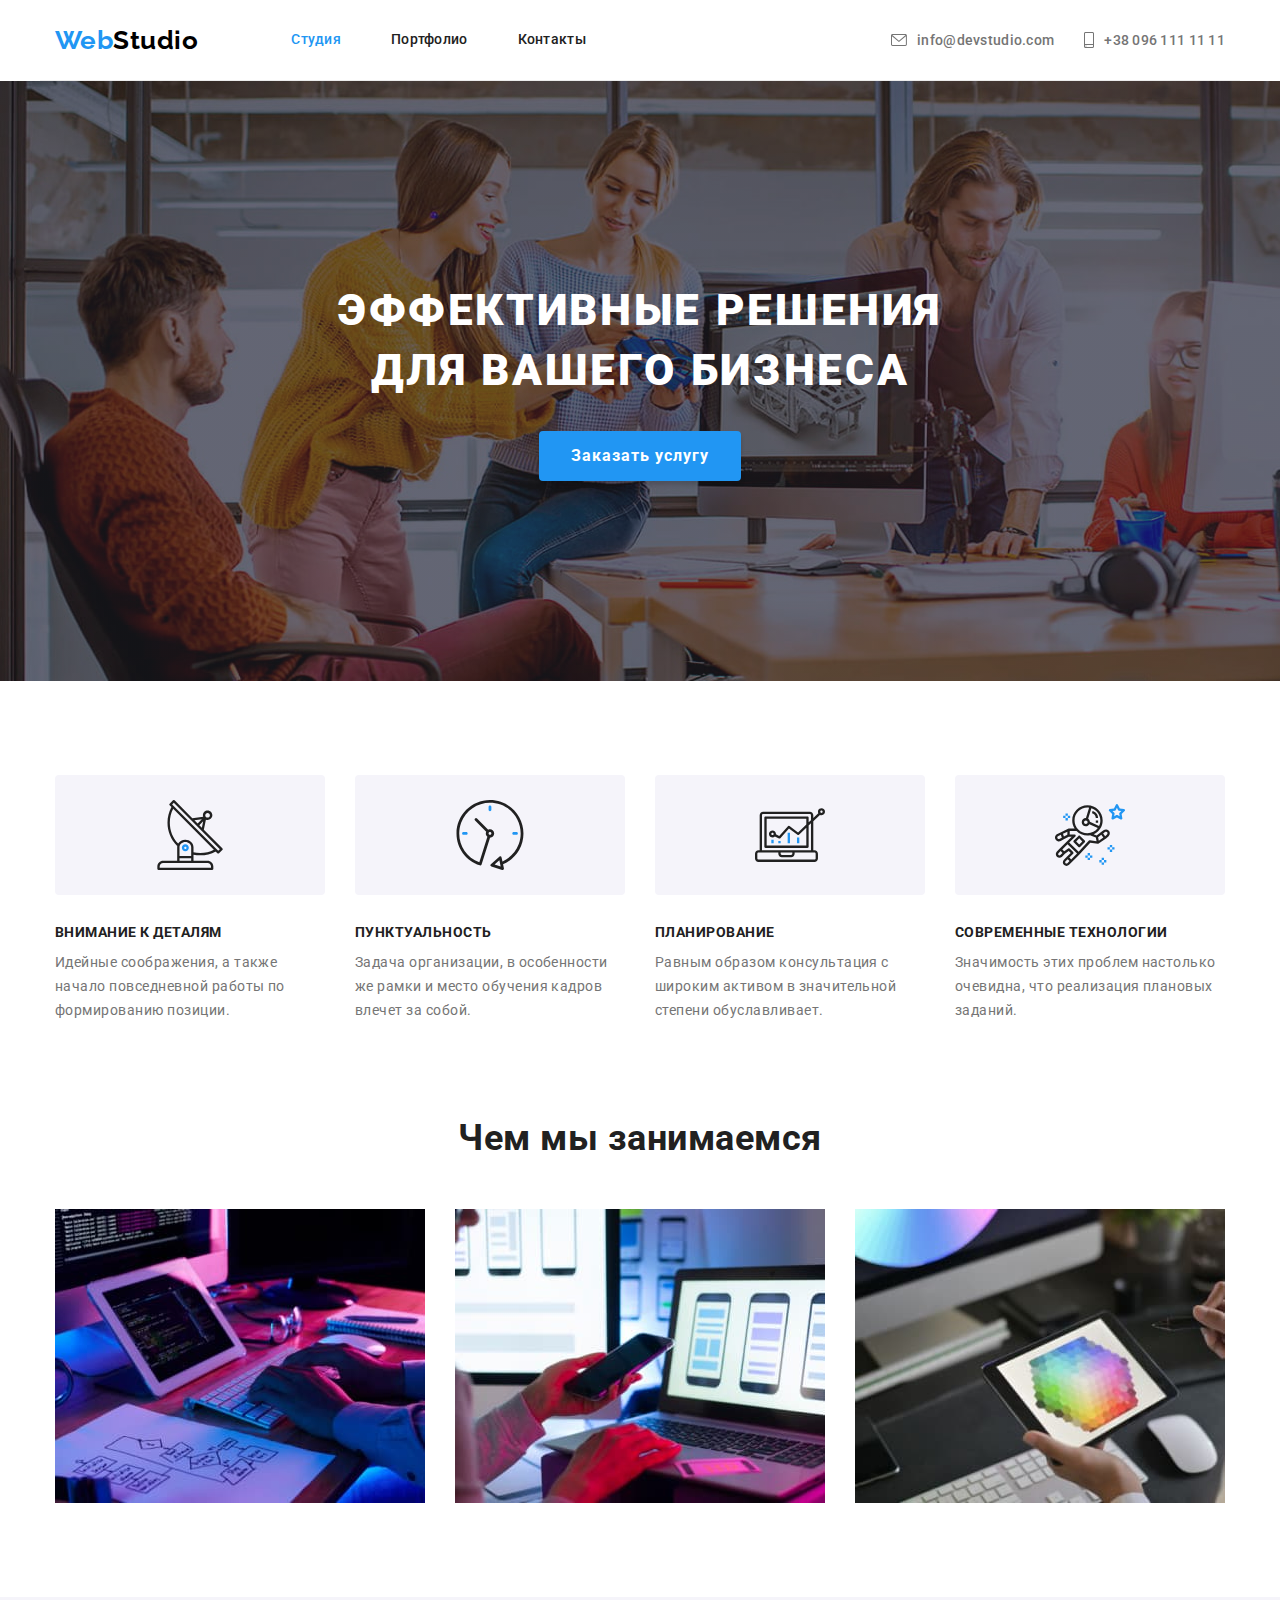
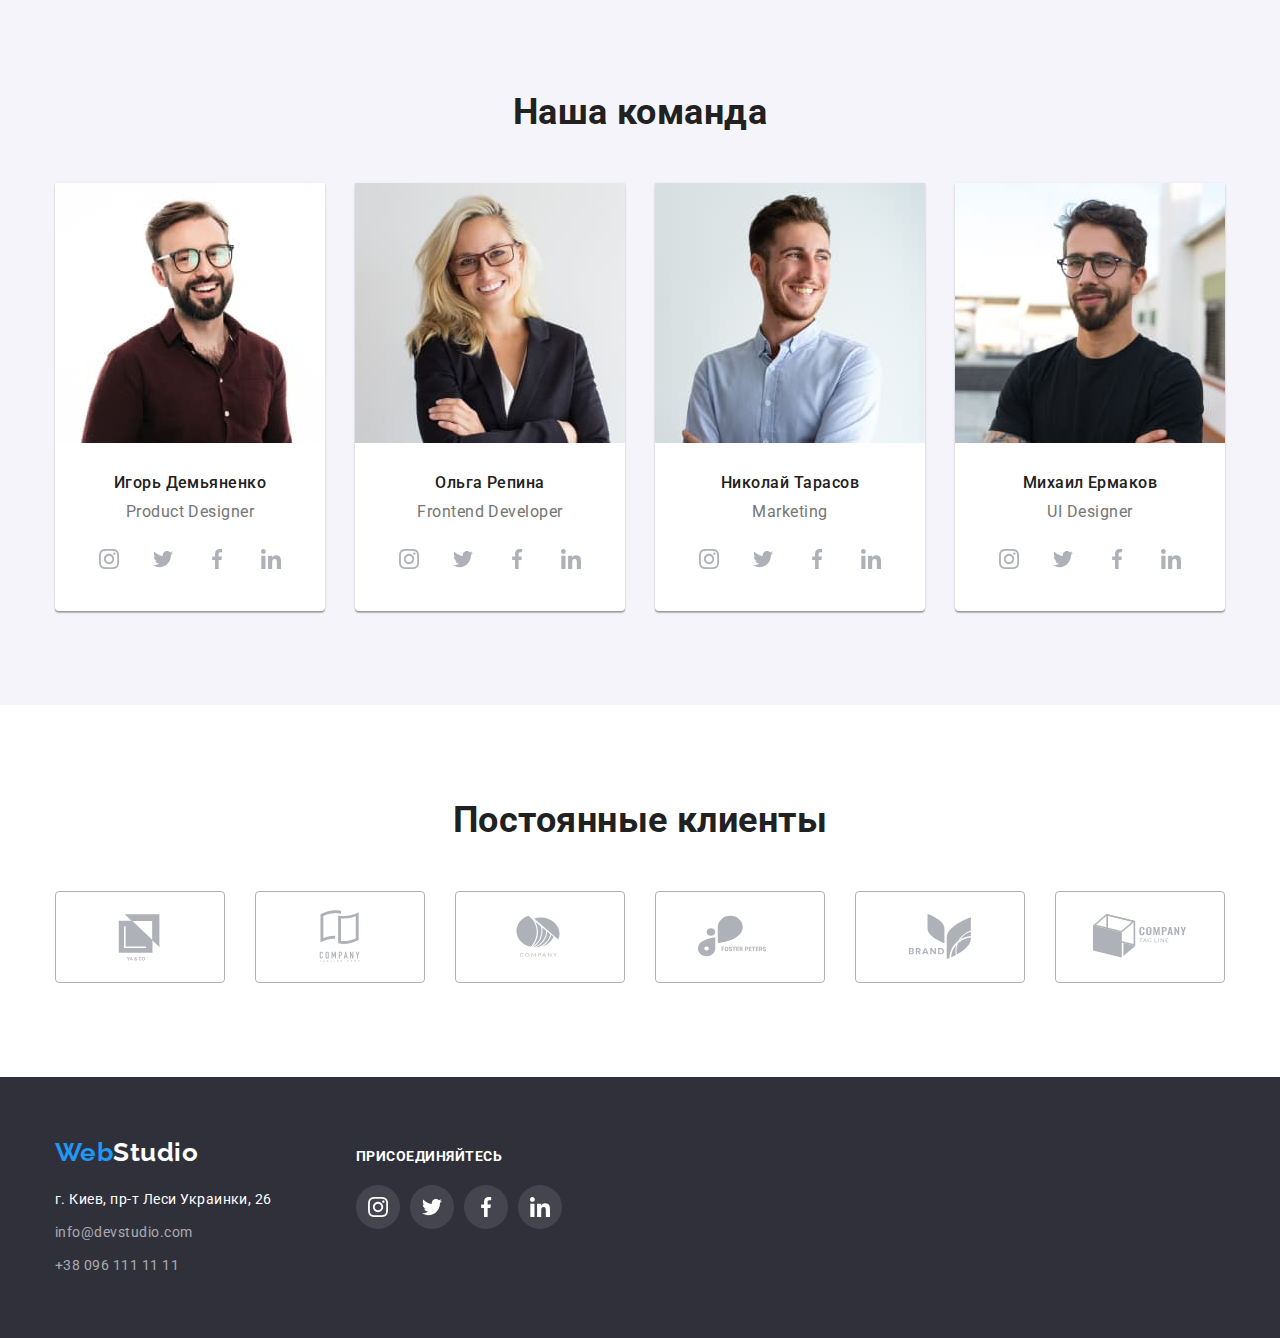
<file: index.html>
<!DOCTYPE html>
<html lang="ru">
  <head>
    <meta charset="UTF-8" />
    <meta http-equiv="X-UA-Compatible" content="IE=edge" />
    <meta name="viewport" content="width=device-width, initial-scale=1.0" />
    <title>WEB Студия</title>
    <link
      href="https://fonts.googleapis.com/css2?family=Raleway:wght@700&family=Roboto:wght@400;500;700;900&display=swap"
      rel="stylesheet"
    />
    <link
      rel="stylesheet"
      href="https://cdnjs.cloudflare.com/ajax/libs/modern-normalize/1.0.0/modern-normalize.min.css"
    />
    <link rel="stylesheet" href="./css/styles.css" />
  </head>

  <body>
    <header>
      <div class="container header">
        <a class="logo" href="./index.html"> <span class="logo-acnt">Web</span>Studio</a>
        <nav>
          <ul class="site-nav">
            <li class="item"><a href="./index.html" class="link current">Студия</a></li>
            <li class="item"><a href="./portfolio.html" class="link">Портфолио</a></li>
            <li class="item"><a href="" class="link">Контакты</a></li>
          </ul>
        </nav>
        <ul class="address">
          <li class="item">
            <a class="mail-link" href="mailto:info@devstudio.com"
              ><svg class="adr-svg" width="16" height="12">
                <use href="./images/sprite.svg#icon-envelope"></use></svg
              >info@devstudio.com</a
            >
          </li>

          <li class="item">
            <a class="mail-link" href="tell:380961111111"
              ><svg class="adr-svg" width="10" height="16">
                <use href="./images/sprite.svg#icon-smartphone"></use></svg
              >+38 096 111 11 11</a
            >
          </li>
        </ul>
      </div>
    </header>

    <main>
      <section class="hero">
        <div class="container">
          <h1 class="hero-title">
            Эффективные решения <br />
            для вашего бизнеса
          </h1>
          <button class="hero-button" type="button">Заказать услугу</button>
        </div>
      </section>

      <!--Блок с особенностями, 4 столбика-->
      <section class="section">
        <div class="container">
          <h2 class="visually-hidden">Особенности</h2>

          <ul class="features">
            <li class="features-item">
              <div class="features-icon">
                <svg width="70" height="70">
                  <use href="./images/sprite.svg#icon-antenna"></use>
                </svg>
              </div>
              <h3 class="features-title">Внимание к деталям</h3>
              <p class="features-text">
                Идейные соображения, а также начало повседневной работы по формированию позиции.
              </p>
            </li>

            <li class="features-item">
              <div class="features-icon">
                <svg width="70" height="70">
                  <use href="./images/sprite.svg#icon-clock"></use>
                </svg>
              </div>
              <h3 class="features-title">Пунктуальность</h3>
              <p class="features-text">
                Задача организации, в особенности же рамки и место обучения кадров влечет за собой.
              </p>
            </li>

            <li class="features-item">
              <div class="features-icon">
                <svg width="70" height="70">
                  <use href="./images/sprite.svg#icon-comp"></use>
                </svg>
              </div>
              <h3 class="features-title">Планирование</h3>
              <p class="features-text">
                Равным образом консультация с широким активом в значительной степени обуславливает.
              </p>
            </li>

            <li class="features-item">
              <div class="features-icon">
                <svg width="70" height="70">
                  <use href="./images/sprite.svg#icon-cosm"></use>
                </svg>
              </div>
              <h3 class="features-title">Современные технологии</h3>
              <p class="features-text">
                Значимость этих проблем настолько очевидна, что реализация плановых заданий.
              </p>
            </li>
          </ul>
        </div>
      </section>

      <!--Блок чем занимаемся, 3 картинки-->
      <section class="section skill">
        <div class="container">
          <h2 class="section-title">Чем мы занимаемся</h2>
          <ul class="skills">
            <li class="item">
              <img
                src="./images/box1.jpg"
                alt="Набирает код на клавиатуре"
                width="370"
                height="294"
              />
            </li>
            <li class="item">
              <img
                src="./images/box2.jpg"
                alt="держит телефон перед монитором с изображением нескольких телефонов"
                width="370"
                height="294"
              />
            </li>
            <li class="item">
              <img
                src="./images/box3.jpg"
                alt="планшет с таблицей цветов на нем"
                width="370"
                height="294"
              />
            </li>
          </ul>
        </div>
      </section>
      <!--Блока "наша команда" 4 картинки с подписями-->
      <section class="our-command section">
        <div class="container">
          <h2 class="section-title">Наша команда</h2>
          <ul class="our-peoples">
            <li class="item">
              <img
                class="command-img"
                src="./images/ihor.jpg"
                alt="дизайнер продукта"
                width="270"
                height="260"
              />

              <div class="command-content">
                <h3 class="command-name">Игорь Демьяненко</h3>
                <p class="command-roles">Product Designer</p>
                <ul class="social-network">
                  <li class="social-list" aria-label="instagram">
                    <a href="" class="icon"
                      ><svg class="soc-icon" width="20" height="20">
                        <use href="./images/sprite.svg#icon-instagram2"></use></svg
                    ></a>
                  </li>
                  <li class="social-list" aria-label="twitter">
                    <a href="" class="icon"
                      ><svg class="soc-icon" width="20" height="20">
                        <use href="./images/sprite.svg#icon-twitter"></use></svg
                    ></a>
                  </li>
                  <li class="social-list" aria-label="facebook">
                    <a href="" class="icon"
                      ><svg class="soc-icon" width="20" height="20">
                        <use href="./images/sprite.svg#icon-facebook"></use></svg
                    ></a>
                  </li>
                  <li class="social-list" aria-label="linkedin">
                    <a href="./images/sprite.svg#icon-linkedin" class="icon"
                      ><svg class="soc-icon" width="20" height="20">
                        <use href="./images/sprite.svg#icon-linkedin"></use></svg
                    ></a>
                  </li>
                </ul>
              </div>
            </li>

            <li class="item">
              <img
                class="command-img"
                src="./images/olha.jpg"
                alt="фронтенд-разработчик"
                width="270"
                height="260"
              />
              <div class="command-content">
                <h3 class="command-name">Ольга Репина</h3>
                <p class="command-roles">Frontend Developer</p>
                <ul class="social-network">
                  <li class="social-list" aria-label="instagram">
                    <a href="" class="icon"
                      ><svg class="soc-icon" width="20" height="20">
                        <use href="./images/sprite.svg#icon-instagram2"></use></svg
                    ></a>
                  </li>
                  <li class="social-list" aria-label="twitter">
                    <a href="" class="icon"
                      ><svg class="soc-icon" width="20" height="20">
                        <use href="./images/sprite.svg#icon-twitter"></use></svg
                    ></a>
                  </li>
                  <li class="social-list" aria-label="facebook">
                    <a href="" class="icon"
                      ><svg class="soc-icon" width="20" height="20">
                        <use href="./images/sprite.svg#icon-facebook"></use></svg
                    ></a>
                  </li>
                  <li class="social-list" aria-label="linkedin">
                    <a href="./images/sprite.svg#icon-linkedin" class="icon"
                      ><svg class="soc-icon" width="20" height="20">
                        <use href="./images/sprite.svg#icon-linkedin"></use></svg
                    ></a>
                  </li>
                </ul>
              </div>
            </li>

            <li class="item">
              <img
                class="command-img"
                src="./images/nick.jpg"
                alt="маркетинг"
                width="270"
                height="260"
              />
              <div class="command-content">
                <h3 class="command-name">Николай Тарасов</h3>
                <p class="command-roles">Marketing</p>
                <ul class="social-network">
                  <li class="social-list" aria-label="instagram">
                    <a href="" class="icon"
                      ><svg class="soc-icon" width="20" height="20">
                        <use href="./images/sprite.svg#icon-instagram2"></use></svg
                    ></a>
                  </li>
                  <li class="social-list" aria-label="twitter">
                    <a href="" class="icon"
                      ><svg class="soc-icon" width="20" height="20">
                        <use href="./images/sprite.svg#icon-twitter"></use></svg
                    ></a>
                  </li>
                  <li class="social-list" aria-label="facebook">
                    <a href="" class="icon"
                      ><svg class="soc-icon" width="20" height="20">
                        <use href="./images/sprite.svg#icon-facebook"></use></svg
                    ></a>
                  </li>
                  <li class="social-list" aria-label="linkedin">
                    <a href="./images/sprite.svg#icon-linkedin" class="icon"
                      ><svg class="soc-icon" width="20" height="20">
                        <use href="./images/sprite.svg#icon-linkedin"></use></svg
                    ></a>
                  </li>
                </ul>
              </div>
            </li>

            <li class="item">
              <img
                class="command-img"
                src="./images/michel.jpg"
                alt="дизайнер пользовательского интерфейса"
                width="270"
                height="260"
              />
              <div class="command-content">
                <h3 class="command-name">Михаил Ермаков</h3>
                <p class="command-roles">UI Designer</p>
                <ul class="social-network">
                  <li class="social-list" aria-label="instagram">
                    <a href="" class="icon"
                      ><svg class="soc-icon" width="20" height="20">
                        <use href="./images/sprite.svg#icon-instagram2"></use></svg
                    ></a>
                  </li>
                  <li class="social-list" aria-label="twitter">
                    <a href="" class="icon"
                      ><svg class="soc-icon" width="20" height="20">
                        <use href="./images/sprite.svg#icon-twitter"></use></svg
                    ></a>
                  </li>
                  <li class="social-list" aria-label="facebook">
                    <a href="" class="icon"
                      ><svg class="soc-icon" width="20" height="20">
                        <use href="./images/sprite.svg#icon-facebook"></use></svg
                    ></a>
                  </li>
                  <li class="social-list" aria-label="linkedin">
                    <a href="./images/sprite.svg#icon-linkedin" class="icon"
                      ><svg class="soc-icon" width="20" height="20">
                        <use href="./images/sprite.svg#icon-linkedin"></use></svg
                    ></a>
                  </li>
                </ul>
              </div>
            </li>
          </ul>
        </div>
      </section>
      <section class="section">
        <h2 class="section-title">Постоянные клиенты</h2>
        <div class="container">
          <ul class="clients">
            <li class="clients-list">
              <a href="" class="client"
                ><svg width="106" height="60">
                  <use href="./images/sprite.svg#icon-client1"></use></svg
              ></a>
            </li>
            <li class="clients-list">
              <a href="" class="client"
                ><svg width="106" height="60">
                  <use href="./images/sprite.svg#icon-client2"></use></svg
              ></a>
            </li>
            <li class="clients-list">
              <a href="" class="client"
                ><svg width="106" height="60">
                  <use href="./images/sprite.svg#icon-client3"></use></svg
              ></a>
            </li>
            <li class="clients-list">
              <a href="" class="client"
                ><svg width="106" height="60">
                  <use href="./images/sprite.svg#icon-client4"></use></svg
              ></a>
            </li>
            <li class="clients-list">
              <a href="" class="client"
                ><svg width="106" height="60">
                  <use href="./images/sprite.svg#icon-client5"></use></svg
              ></a>
            </li>
            <li class="clients-list">
              <a href="" class="client"
                ><svg width="106" height="60">
                  <use href="./images/sprite.svg#icon-client6"></use></svg
              ></a>
            </li>
          </ul>
        </div>
      </section>
    </main>

    <footer class="page-footer">
      <div class="container footer-container">
        <div class="footer-adr-container">
          <a class="logo-foot" href="./index.html"> <span class="logo-acnt">Web</span>Studio</a>
          <address class="footer-contacts">
            <p class="footer-adr">г. Киев, пр-т Леси Украинки, 26</p>

            <ul class="mail-tel">
              <li class="foot-mail">
                <a href="mailto:info@devstudio.com">info@devstudio.com</a>
              </li>

              <li class="foot-tel"><a href="tell:380961111111">+38 096 111 11 11</a></li>
            </ul>
          </address>
        </div>

        <div class="add-please">
          <h3 class="foot-add">присоединяйтесь</h3>
          <ul class="social-network">
            <li class="social-list" aria-label="instagram">
              <a href="" class="icon-foot"
                ><svg class="soc-icon" width="20" height="20">
                  <use href="./images/sprite.svg#icon-instagram2"></use></svg
              ></a>
            </li>
            <li class="social-list" aria-label="twitter">
              <a href="" class="icon-foot"
                ><svg class="soc-icon" width="20" height="20">
                  <use href="./images/sprite.svg#icon-twitter"></use></svg
              ></a>
            </li>
            <li class="social-list" aria-label="facebook">
              <a href="" class="icon-foot"
                ><svg class="soc-icon" width="20" height="20">
                  <use href="./images/sprite.svg#icon-facebook"></use></svg
              ></a>
            </li>
            <li class="social-list" aria-label="linkedin">
              <a href="./images/sprite.svg#icon-linkedin" class="icon-foot"
                ><svg class="soc-icon" width="20" height="20">
                  <use href="./images/sprite.svg#icon-linkedin"></use></svg
              ></a>
            </li>
          </ul>
        </div>
      </div>
    </footer>
  </body>
</html>
</file>
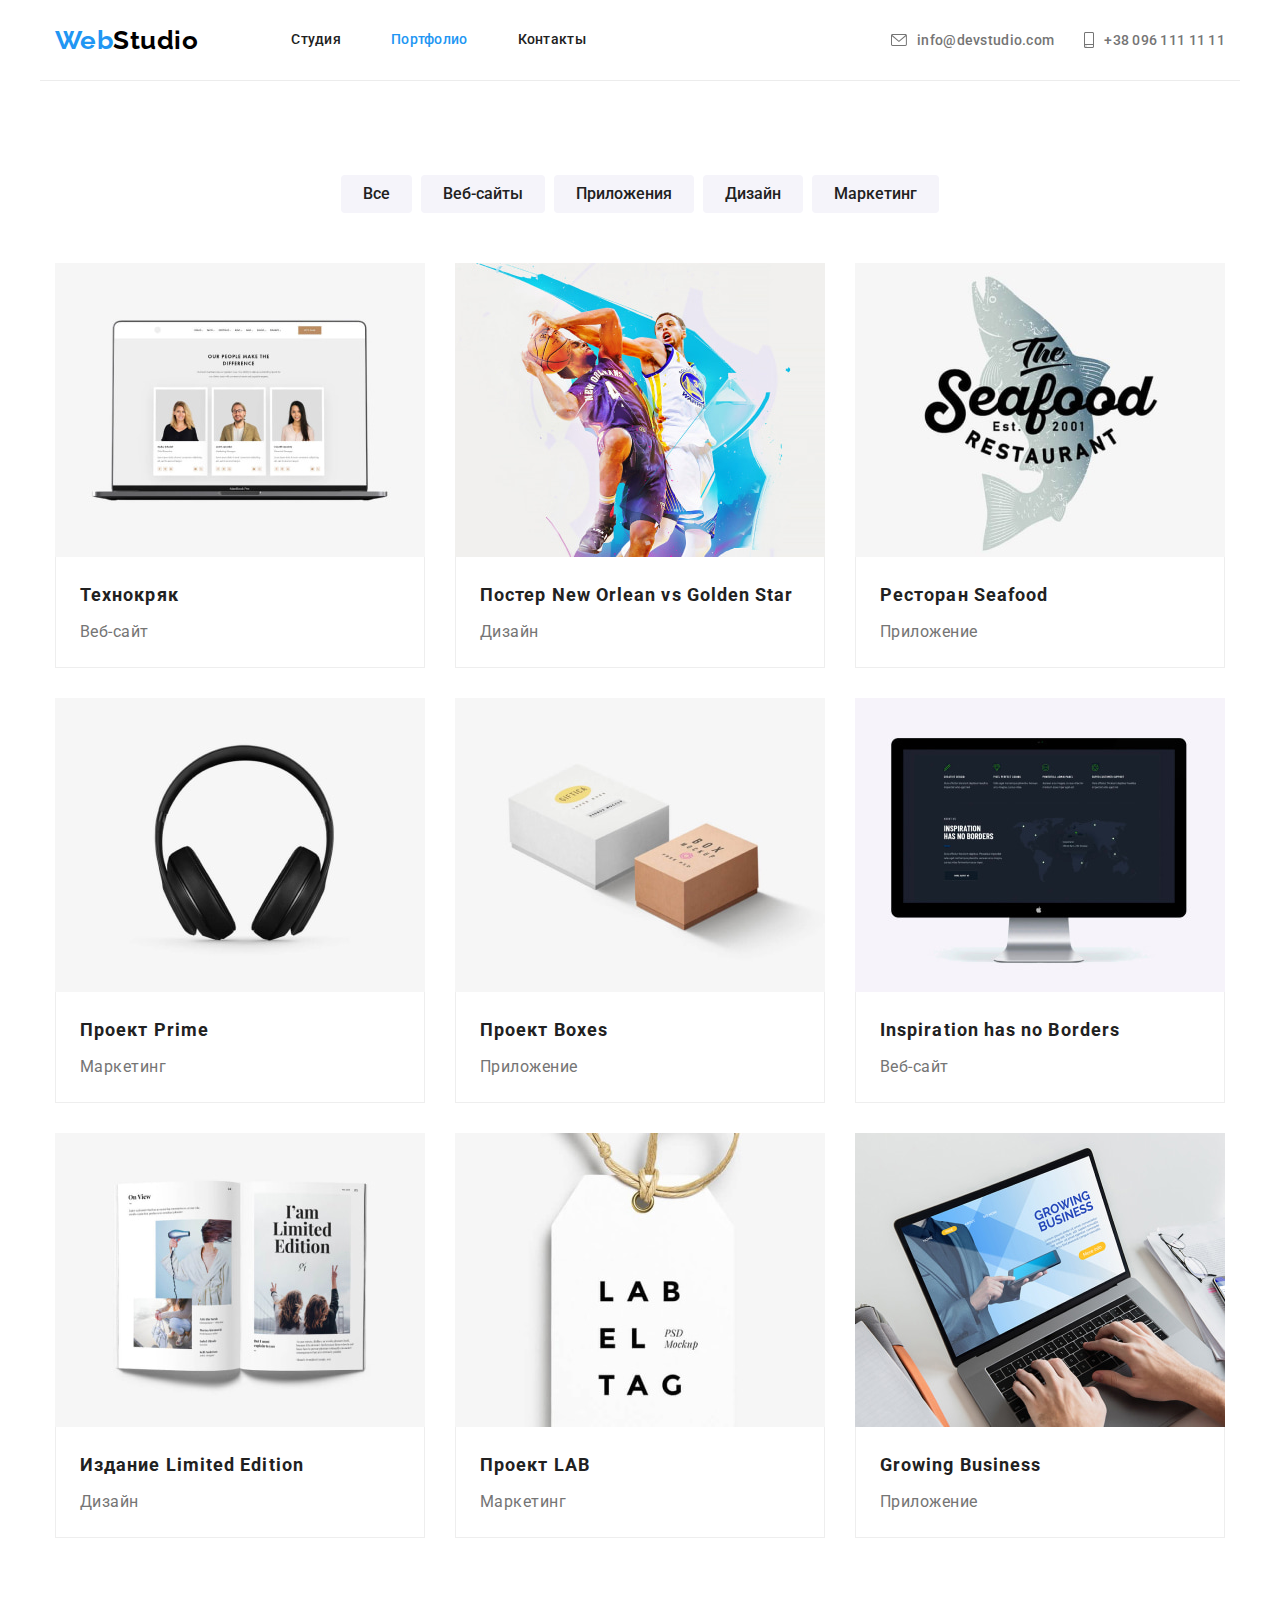
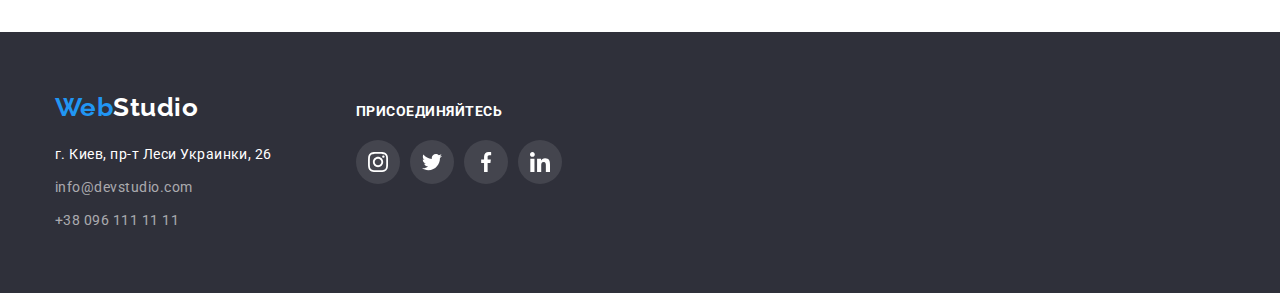
<file: portfolio.html>
<!DOCTYPE html>
<html lang="ru">
  <head>
    <meta charset="UTF-8" />
    <meta http-equiv="X-UA-Compatible" content="IE=edge" />
    <meta name="viewport" content="width=device-width, initial-scale=1.0" />
    <title>Портфолио Web студии</title>
    <link
      href="https://fonts.googleapis.com/css2?family=Raleway:wght@700&family=Roboto:wght@400;500;700;900&display=swap"
      rel="stylesheet"
    />
    <link
      rel="stylesheet"
      href="https://cdnjs.cloudflare.com/ajax/libs/modern-normalize/1.0.0/modern-normalize.min.css"
    />
    <link rel="stylesheet" href="./css/styles.css" />
  </head>

  <body>
    <header>
      <div class="container header">
        <a class="logo" href="./index.html"> <span class="logo-acnt">Web</span>Studio</a>
        <nav>
          <ul class="site-nav">
            <li class="item"><a href="./index.html" class="link">Студия</a></li>
            <li class="item"><a href="./portfolio.html" class="link current">Портфолио</a></li>
            <li class="item"><a href="" class="link">Контакты</a></li>
          </ul>
        </nav>
        <ul class="address">
          <li class="item">
            <a class="mail-link" href="mailto:info@devstudio.com"
              ><svg class="adr-svg" width="16" height="12">
                <use href="./images/sprite.svg#icon-envelope"></use></svg
              >info@devstudio.com</a
            >
          </li>

          <li class="item">
            <a class="mail-link" href="tell:380961111111"
              ><svg class="adr-svg" width="10" height="16">
                <use href="./images/sprite.svg#icon-smartphone"></use></svg
              >+38 096 111 11 11</a
            >
          </li>
        </ul>
      </div>
    </header>

    <main>
      <section class="portfolio section">
        <div class="container">
          <h1 class="visually-hidden">Что мы делаем</h1>
          <ul class="port-buttons">
            <li class="item-btn"><button type="button" class="port-button">Все</button></li>
            <li class="item-btn"><button type="button" class="port-button">Веб-сайты</button></li>
            <li class="item-btn"><button type="button" class="port-button">Приложения</button></li>
            <li class="item-btn"><button type="button" class="port-button">Дизайн</button></li>
            <li class="item-btn"><button type="button" class="port-button">Маркетинг</button></li>
          </ul>

          <h2 class="visually-hidden">Постеры с ссылками</h2>
          <ul class="card-set">
            <li class="card">
              <a class="card-link" href="">
                <img
                  src="./images/port1.jpg"
                  alt="3 фото разных людей на экране ноутбука"
                  class="port-img"
                  width="370"
                  height="294"
                />
                <div class="card-content">
                  <h2 class="port-title">Технокряк</h2>
                  <p class="poster-sub">Веб-сайт</p>
                </div>
              </a>
            </li>

            <li class="card">
              <a class="card-link" href="">
                <img
                  src="./images/port2.jpg"
                  alt="баскетболисты борятся за мяч"
                  class="port-img"
                  width="370"
                  height="294"
                />
                <div class="card-content">
                  <h2 class="port-title">Постер New Orlean vs Golden Star</h2>
                  <p class="poster-sub">Дизайн</p>
                </div>
              </a>
            </li>

            <li class="card">
              <a class="card-link" href="">
                <img
                  src="./images/port3.jpg"
                  alt="рыба на логотипе ресторана"
                  class="port-img"
                  width="370"
                  height="294"
                />
                <div class="card-content">
                  <h2 class="port-title">Ресторан Seafood</h2>
                  <p class="poster-sub">Приложение</p>
                </div>
              </a>
            </li>

            <li class="card">
              <a class="card-link" href="">
                <img
                  src="./images/port4.jpg"
                  alt="наушники"
                  class="port-img"
                  width="370"
                  height="294"
                />
                <div class="card-content">
                  <h2 class="port-title">Проект Prime</h2>
                  <p class="poster-sub">Маркетинг</p>
                </div>
              </a>
            </li>

            <li class="card">
              <a class="card-link" href="">
                <img
                  src="./images/port5.jpg"
                  alt="2 коробки"
                  class="port-img"
                  width="370"
                  height="294"
                />
                <div class="card-content">
                  <h2 class="port-title">Проект Boxes</h2>
                  <p class="poster-sub">Приложение</p>
                </div>
              </a>
            </li>

            <li class="card">
              <a class="card-link" href="">
                <img
                  src="./images/port6.jpg"
                  alt="экран компьютера"
                  class="port-img"
                  width="370"
                  height="294"
                />
                <div class="card-content">
                  <h2 class="port-title">Inspiration has no Borders</h2>
                  <p class="poster-sub">Веб-сайт</p>
                </div>
              </a>
            </li>

            <li class="card">
              <a class="card-link" href="">
                <img
                  src="./images/port7.jpg"
                  alt="открытая книга ограниченной серии"
                  class="port-img"
                  width="370"
                  height="294"
                />
                <div class="card-content">
                  <h2 class="port-title">Издание Limited Edition</h2>
                  <p class="poster-sub">Дизайн</p>
                </div>
              </a>
            </li>

            <li class="card">
              <a class="card-link" href="">
                <img
                  src="./images/port8.jpg"
                  alt="бирка одежды с надписью ЛАБ"
                  class="port-img"
                  width="370"
                  height="294"
                />
                <div class="card-content">
                  <h2 class="port-title">Проект LAB</h2>
                  <p class="poster-sub">Маркетинг</p>
                </div>
              </a>
            </li>

            <li class="card">
              <a class="card-link" href="">
                <img
                  src="./images/port9.jpg"
                  alt="Человек печатает на ноутбуке"
                  class="port-img"
                  width="370"
                  height="294"
                />
                <div class="card-content">
                  <h2 class="port-title">Growing Business</h2>
                  <p class="poster-sub">Приложение</p>
                </div>
              </a>
            </li>
          </ul>
        </div>
      </section>
    </main>

    <footer class="page-footer">
      <div class="container footer-container">
        <div class="footer-adr-container">
          <a class="logo-foot" href="./index.html"> <span class="logo-acnt">Web</span>Studio</a>
          <address class="footer-contacts">
            <p class="footer-adr">г. Киев, пр-т Леси Украинки, 26</p>

            <ul class="mail-tel">
              <li class="foot-mail">
                <a href="mailto:info@devstudio.com">info@devstudio.com</a>
              </li>

              <li class="foot-tel"><a href="tell:380961111111">+38 096 111 11 11</a></li>
            </ul>
          </address>
        </div>

        <div class="add-please">
          <h3 class="foot-add">присоединяйтесь</h3>
          <ul class="social-network">
            <li class="social-list" aria-label="instagram">
              <a href="" class="icon-foot"
                ><svg class="soc-icon" width="20" height="20">
                  <use href="./images/sprite.svg#icon-instagram2"></use></svg
              ></a>
            </li>
            <li class="social-list" aria-label="twitter">
              <a href="" class="icon-foot"
                ><svg class="soc-icon" width="20" height="20">
                  <use href="./images/sprite.svg#icon-twitter"></use></svg
              ></a>
            </li>
            <li class="social-list" aria-label="facebook">
              <a href="" class="icon-foot"
                ><svg class="soc-icon" width="20" height="20">
                  <use href="./images/sprite.svg#icon-facebook"></use></svg
              ></a>
            </li>
            <li class="social-list" aria-label="linkedin">
              <a href="./images/sprite.svg#icon-linkedin" class="icon-foot"
                ><svg class="soc-icon" width="20" height="20">
                  <use href="./images/sprite.svg#icon-linkedin"></use></svg
              ></a>
            </li>
          </ul>
        </div>
      </div>
    </footer>
  </body>
</html>
</file>
<file: css/styles.css>
.visually-hidden {
  position: absolute;
  width: 1px;
  height: 1px;
  margin: -1px;
  border: 0;
  padding: 0;
  white-space: nowrap;
  clip-path: inset(100%);
  clip: rect(0 0 0 0);
  overflow: hidden;
}

body {
  color: #757575;
  background-color: #fff;
  font-family: 'Roboto', sans-serif;
  letter-spacing: 0.03em;
}

/* убираем точки со списков */
ul {
  list-style: none;
}

a {
  text-decoration: none;
}

img {
  display: block;
  max-width: 100%;
}

/* обьявляем переменные */
:root {
  --title-color: #212121;
  --sub-test-color: #757575;
  --logo-color: #000;
  --accent-color: #2196f3;
  --bg-color: #2f303a;
  --sub-color: #f5f4fa;
  --hero-color: #fff;
  --foot-sub-color: rgba(255, 255, 255, 0.6);
  --btn-hover-color: #188ce8;
  --overlay-bg-color: rgba(47, 48, 58, 0.4);
  --icon-bg-color: rgba(245, 244, 250, 1);

  --card-people-shadow: 0px 1px 3px rgba(0, 0, 0, 0.12), 0px 1px 1px rgba(0, 0, 0, 0.14),
    0px 2px 1px rgba(0, 0, 0, 0.2);

  --btn-filter-shadow: 0px 3px 1px rgba(0, 0, 0, 0.1), 0px 1px 2px rgba(0, 0, 0, 0.08),
    0px 2px 2px rgba(0, 0, 0, 0.12);

  --hero-btn-shadow: 0px 4px 4px rgba(0, 0, 0, 0.15);

  --card-margin: 30px;
  --card-border: 1px solid #eee;
  --card-shadow: 0px 1px 1px rgba(0, 0, 0, 0.12), 0px 4px 4px rgba(0, 0, 0, 0.06),
    1px 4px 6px rgba(0, 0, 0, 0.16);

  --icon-nohover-color: rgba(175, 177, 184, 1);
  --icon-foot-color: rgba(255, 255, 255, 0.1);
}

.section {
  padding-top: 94px;
  padding-bottom: 94px;
}

.site-nav .link.current {
  color: var(--accent-color);
}

.logo-acnt {
  color: var(--accent-color);

  font-family: 'Raleway', sans-serif;
  font-weight: 700;
  font-size: 26px;
  line-height: 1.19;
}

.logo {
  color: var(--logo-color);

  font-family: 'Raleway', sans-serif;
  font-weight: 700;
  font-size: 26px;
  line-height: 1.19;

  display: block;
  padding-top: 25px;
  padding-bottom: 24px;
}

.logo-foot {
  color: var(--hero-color);
  font-family: 'Raleway', sans-serif;
  font-weight: 700;
  font-size: 26px;

  line-height: 1.19;
  margin-bottom: 20px;
  display: inline-block;
}

/* site nav */
.site-nav a {
  color: var(--title-color);
  letter-spacing: 0.02em;
  font-weight: 500;
  font-size: 14px;
  line-height: 1.14;

  padding-top: 32px;
  padding-bottom: 32px;
  display: block;
}
.header {
  display: flex;
  align-items: center;
  border-bottom: 1px solid #ececec;
}

.site-nav {
  display: flex;
  margin-left: 93px;
}

.site-nav .item:not(:last-child) {
  margin-right: 50px;
}

.site-nav a:hover,
.site-nav a:focus {
  color: var(--accent-color);
}

/* site adr */
.mail-link {
  align-items: center;
  justify-content: center;
}

.item .mail-link:hover,
.item .mail-link:focus {
  fill: var(--accent-color);
}
.adr-svg {
  margin-right: 10px;
}

.address {
  display: flex;
  align-items: center;

  fill: var(--sub-test-color);
}

.address .item:not(:last-child) {
  margin-right: 30px;
}

.address {
  display: flex;
  margin-left: auto;
  justify-content: flex-end;
  align-items: center;
}

.address a {
  color: var(--sub-text-color);
  letter-spacing: 0.02em;
  font-weight: 500;
  font-size: 14px;
  line-height: 16px;

  display: flex;
  padding-top: 32px;
  padding-bottom: 32px;
}

.address a:hover,
.address a:focus {
  color: var(--accent-color);
}

/* hero */
.hero {
  background-color: var(--bg-color);
  text-align: center;

  padding-top: 200px;
  padding-bottom: 200px;

  /* add backgroung image */
  height: 600px;
  max-width: 1600px;
  margin-left: auto;
  margin-right: auto;

  background-image: linear-gradient(var(--overlay-bg-color), var(--overlay-bg-color)),
    url(../images/hero.jpg);
}

.hero-title {
  color: var(--hero-color);
  letter-spacing: 0.06em;
  font-weight: 900;
  font-size: 44px;
  line-height: 1.36;
  text-align: center;

  text-transform: uppercase;

  margin-bottom: 30px;
}

.hero-button {
  background-color: var(--accent-color);
  color: var(--hero-color);
  letter-spacing: 0.06em;
  font-weight: 700;
  font-size: 16px;
  line-height: 1.88;
  cursor: pointer;
  box-shadow: var(--hero-btn-shadow);

  border: none;
  box-shadow: 0px 4px 4px rgba(0, 0, 0, 0.15);
  border-radius: 4px;

  padding: 10px 32px;
}
.hero-button:hover {
  background-color: var(--btn-hover-color);
}

/* features */
.features {
  display: flex;
}
.features-item {
  width: 270px;
}

.features-item:not(:last-child) {
  margin-right: 30px;
}

.features-icon {
  background-color: var(--icon-bg-color);
  height: 120px;
  margin-bottom: 30px;

  display: flex;

  justify-content: center;
  align-items: center;
  border-radius: 4px;
}

.features-title {
  color: var(--title-color);
  margin-bottom: 10px;
  font-weight: 700;
  font-size: 14px;
  line-height: 1.14;
  text-transform: uppercase;
}
.features-text {
  font-size: 14px;
  line-height: 1.71;
}
/* skills/ 3 picture */
.skills {
  display: flex;
}
.skills .item:not(:last-child) {
  margin-right: 30px;
}

.skill {
  padding-top: 0;
}

/* section color */
.section-title {
  color: var(--title-color);
  font-weight: 700;
  font-size: 36px;
  line-height: 1.17;
  text-align: center;

  margin-bottom: 50px;
}

/* our command */
.social-network {
  display: flex;
  width: 206px;
  height: 44px;
}

.our-peoples {
  display: flex;
}

social-list:hover {
}

.social-list:not(:last-child) {
  margin-right: 10px;
}

.our-peoples .item:not(:last-child) {
  margin-right: 30px;
}
.our-peoples .item {
  text-align: center;
  box-shadow: var(--card-people-shadow);
  border-radius: 0px 0px 4px 4px;
  background-color: #fff;
}

.our-command {
  background-color: var(--sub-color);
}
.command-content {
  padding: 30px 32px;
}

.command-name {
  color: var(--title-color);
  font-weight: 500;
  font-size: 16px;
  line-height: 1.19;

  margin-bottom: 10px;
}

.command-roles {
  font-size: 16px;
  line-height: 1.19;
  margin-bottom: 16px;
}

.icon {
  display: flex;

  border-radius: 50%;
  width: 44px;
  height: 44px;
  fill: var(--icon-nohover-color);
  justify-content: center;
  align-items: center;
}

.icon:hover,
.icon:focus {
  background-color: var(--accent-color);
  fill: var(--hero-color);
}

/* Our clients */
.clients {
  display: flex;
  margin-left: auto;
  margin-right: auto;
}

.client {
  display: flex;
  border: 1px solid var(--icon-nohover-color);
  border-radius: 4px;
  width: 170px;
  height: 92px;
  justify-content: center;
  align-items: center;
  fill: var(--icon-nohover-color);
}

.client:hover,
.client:focus {
  border: 1px solid var(--accent-color);
  fill: var(--accent-color);
}

.clients-list:not(:last-child) {
  margin-right: 30px;
}

/* footer */
.page-footer {
  background-color: var(--bg-color);
  padding-top: 60px;
  padding-bottom: 60px;
}

.footer-adr {
  color: var(--hero-color);
  font-size: 14px;
  line-height: 1.71;
  font-style: normal;

  margin-bottom: 9px;
}

.mail-tel a {
  color: var(--foot-sub-color);
  font-style: normal;
  font-size: 14px;
  line-height: 1.71;
}

.mail-tel a:hover {
  color: var(--accent-color);
}

.foot-mail {
  margin-bottom: 9px;
}

.foot-add {
  color: var(--hero-color);
  margin-bottom: 10px;
  font-weight: 700;
  font-size: 14px;
  line-height: 1.14;
  text-transform: uppercase;
  margin-bottom: 20px;
}

.footer-contacts {
  display: inline-block;
}

.add-please {
  flex-direction: column;
}

.footer-container {
  display: flex;
  align-items: baseline;
}

.footer-adr-container {
  width: 231px;
  margin-right: 70px;
}

.icon-foot {
  display: flex;
  background-color: var(--icon-foot-color);
  border-radius: 50%;
  width: 44px;
  height: 44px;
  fill: var(--hero-color);
  justify-content: center;
  align-items: center;
}

.icon-foot:hover,
.icon-foot:focus {
  background-color: var(--accent-color);
}

/* portfolio */

.port-title {
  color: var(--title-color);
  letter-spacing: 0.06em;
  font-weight: 700;
  font-size: 18px;
  line-height: 2;

  margin-bottom: 4px;
}

/* portfolio text */
.poster-sub {
  color: var(--sub-test-color);
  font-size: 16px;
  line-height: 1.88;
}

.port-buttons {
  display: flex;
  justify-content: center;

  margin-bottom: 50px;
}

.port-buttons .item-btn:not(:last-child) {
  margin-right: 9px;
}

.port-button {
  color: var(--title-color);
  background-color: var(--sub-color);
  font-weight: 500;
  font-size: 16px;
  line-height: 1.63;
  cursor: pointer;
  text-align: center;
  border: none;

  padding: 6px 22px;
  border-radius: 4px;
}

.port-button:hover,
.port-button:focus {
  color: var(--hero-color);
  background-color: var(--accent-color);

  box-shadow: var(--btn-filter-shadow);
}

/* card-set */
.card-set {
  display: flex;
  flex-wrap: wrap;
  margin-left: calc(-1 * var(--card-margin));
  margin-top: calc(-1 * var(--card-margin));
}

.card-set .card {
  flex-basis: calc(100% / 3 - var(--card-margin));
  margin-left: var(--card-margin);
  margin-top: var(--card-margin);
}

.card-content {
  padding: 20px 24px;
  border-right: var(--card-border);
  border-bottom: var(--card-border);
  border-left: var(--card-border);
}

.card-link:hover,
.card-link:focus {
  display: inline-block;
  box-shadow: var(--card-shadow);
}

.container {
  width: 1200px;
  padding-left: 15px;
  padding-right: 15px;
  margin: 0 auto;
}

ul,
h1,
h2,
h3,
li,
p {
  padding: 0;
  margin: 0;
}
</file>
